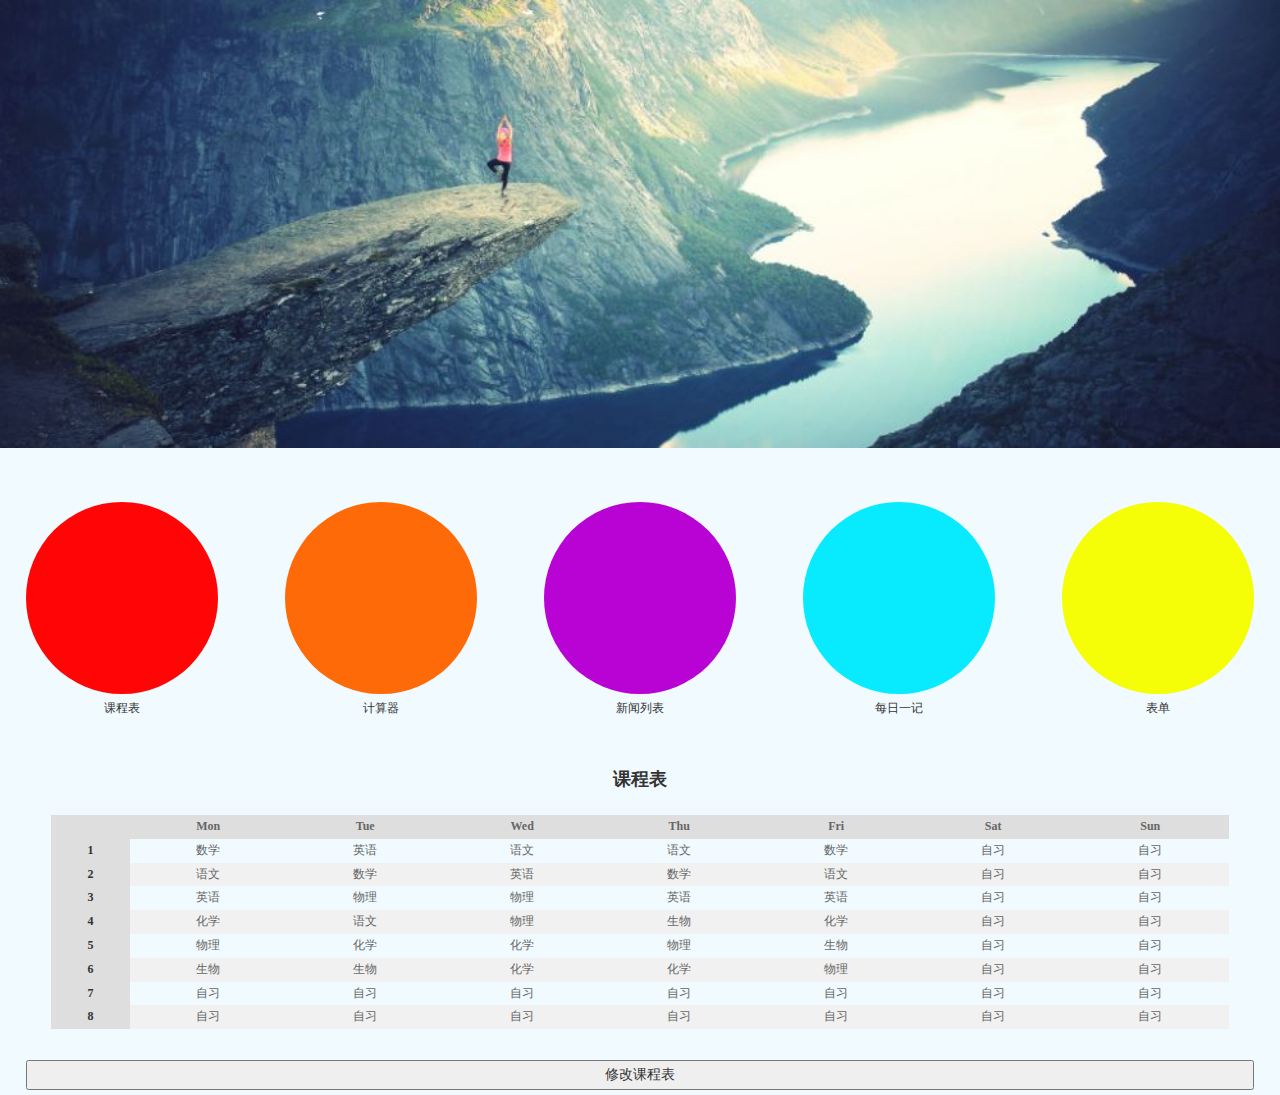
<file: index.html>
<!DOCTYPE html>
<html lang="en">
<head>
	<meta charset="UTF-8">
	<meta name="viewport" content="width=device-width, initial-scale=1">
	<title>angular</title>
	<link rel="stylesheet" href="css/normalize.css">
	<link rel="stylesheet" href="css/flex.css">
	<link rel="stylesheet" href="css/style.css">
	<link rel="stylesheet" href="css/swiper-3.4.2.min.css">
	<link rel="stylesheet" href="css/slides.css">
	<link rel="stylesheet" href="css/timetable.css">
	<link rel="stylesheet" href="css/calculator.css">
	<link rel="stylesheet" href="css/news.css">
	<link rel="stylesheet" href="css/notes.css">
	<link rel="stylesheet" href="css/form.css">
</head>

    <body ng-app='myApp'>

	<div class="swiper-container" id="swiper1">
	    <div class="swiper-wrapper" >
	        <div class="swiper-slide"><img src="images/slide/slide1.jpg" alt="img1"></div>
	        <div class="swiper-slide"><img src="images/slide/slide2.jpg" alt="img2"></div>
	        <div class="swiper-slide"><img src="images/slide/slide3.jpg" alt="img3"></div>
	    </div>
	    
	</div>
        <ul id="nav" class="flex-container">
            <li class="flex-item"><a href="#/timetable">
            	<img src="images/icon/icon1.jpg" alt="">
            	<p>课程表</p>
            </a></li>
            <li class="flex-item"><a href="#/calculator">
            	<img src="images/icon/icon2.jpg" alt="">
            	<p>计算器</p>
            </a></li>
            <li class="flex-item"><a href="#/newslist">
            	<img src="images/icon/icon3.jpg" alt="">
            	<p>新闻列表</p>
            </a></li>
            <li class="flex-item"><a href="#/notes">
            	<img src="images/icon/icon4.jpg" alt="">
            	<p>每日一记</p>
            </a></li>
            <li class="flex-item"><a href="#/form">
            	<img src="images/icon/icon5.jpg" alt="">
            	<p>表单</p>
            </a></li>
        </ul>
         
        <div ng-view></div>
        <script src="js/swiper-3.4.2.min.js"></script>
        <script src="js/slides.js"></script>
        <script src="js/angular.min.js"></script>  
        <script src="js/angular-route.js"></script>  <!-- 实现路由 -->
		
		<script>
			var myApp = angular.module('myApp',['ngRoute']) ;  //
		</script>

        <script src="js/config.js"></script> 
        <script src="controller/timetableCtrl.js"></script><!-- 课程表 -->
		<script src="json/timetable.json"></script>
        <script src="controller/calculatorCtrl.js"></script><!-- 计算器 -->
        <script src="controller/newslistCtrl.js"></script><!-- 新闻列表 -->
        <script src="controller/notesCtrl.js"></script><!-- 每日一记 -->
        <script src="controller/formCtrl.js"></script><!-- 表单 -->

    </body>
</html>
</file>
<file: css/flex.css>
/* flex 弹性盒子布局 */
/*body {
    direction: rtl;
}*/
 
.flex-container {
    display: -webkit-flex;
    display: flex;
/*    width: 400px;
    height: 250px;
    background-color: lightgrey;
    padding: 10px;*/
}
.flex-item {
    /*background-color: cornflowerblue;*/
    /*height: 100px;*/
    /*margin: 10px;*/
}
#nav,#calculator .flex-container,#news .flex-container {
    -webkit-flex-wrap: wrap;
    flex-wrap: wrap;
    -webkit-justify-content: space-between;
    justify-content: space-between;

}
#nav .flex-item {
    width: 19%;
    -webkit-align-self: flex-end;
    align-self: flex-end;
}
#calculator .btn_c,#calculator .btn_p,#calculator .btn_nums {
    -webkit-align-self: flex-end;
    align-self: flex-end;
}
#form {
    -webkit-flex-direction: column;
    flex-direction: column;

}
#news .flex-item {
    width: 50%;
}
</file>
<file: css/style.css>
body {
	background: rgba(240,250,255,1);
}
#nav {
	padding: 0px;
	list-style: none;
	margin: 0;
	margin-top: -10px;
	padding-top: 10px;
	border-top-left-radius:  50% 5px;
	/*background: rgba(240,250,255,1);*/
}
#nav li {
	padding: 4% 2%;
	margin: 0;
	text-align: center;
	/*background: linear-gradient(rgba(150,200,255,1), rgba(150,200,255,0),rgba(150,200,255,1));*/
	word-wrap:break-word;

}
#nav li img {
	display: block;
	width: 100%;
	height: 100%;
	border-radius: 50%;
/*	border: #fff 1px solid;
	padding: 1px;
	background: #fff;*/
}
#nav li p {
	margin: 0.8rem 0 0.2rem 0;
	font-size: 1.2rem;
}
#nav li a {
	text-decoration: none;
	color: #333;
	/*font-weight: 400;*/
	font-family: "微软雅黑"
}
#nav li:hover {	
	background: rgba(255,255,255,0.5);
}
/*#nav li:hover > a {
	color: #fff;
}*/
</file>
<file: css/timetable.css>
/*timetable.css*/
.timetable {
	width: 96%;
	margin: 0 2% ;
	padding: 2%;
}
.timetable_save {
	width: 100%;
	margin:0;
	padding: 0;
}
.timetable caption {
	font-weight: 700;
	font-size: 1.8rem;
	font-family: "微软雅黑";
}
.timetable td {
	text-align: center;
	color: #666;
	font-size: 1.2rem;
	font-family: "微软雅黑";
	padding: .5rem 0;
}
.timetable .th {
	font-weight: 700;
	color: #333;
}
#th {
	font-size: 1.6rem;
}
#btn_save_timetable {
	width: 96%;
	padding: .5rem;
	text-align: center;
	font-size: 1.4rem;
	font-family: "微软雅黑";
	margin:  .5rem 2%;
}
.timetable option {
	font-size: 1rem;
}
</file>
<file: css/calculator.css>
/*calculator.css*/
#calculator {
	width: 90%;
	padding: .5rem;
	margin: .5rem 5%;
}
/*#calculator .results {
	width: 100%;
	height: 4rem;
	line-height: 4rem;
	padding: 0 5%;
	margin: 0 0 1rem 0;
	border: #dedede .1rem solid;
	background: #f8f8f8;
	font-size: 1.8rem;
	text-align: right;
}
#calculator .btn_c {
	width: 45%;
	padding: .5rem;
	margin: 2% 0;
}
#calculator .btn_p {
	width: 22%;
	padding: .5rem;
	margin: 2% 0;
}
#calculator .btn_nums {
	width: 30%;
	padding: .5rem;
	margin: 2% 0;
}
#calculator button {
	font-weight: 700;
	font-size: 1.8rem;
	font-family: "微软雅黑";
}*/
.main{
    /*margin:20px auto;*/
    /*border:1px solid #202020;*/
    /*border-bottom: none;*/
    width:100%;
    height:auto;
}

.result{
	width: 100%;
	height: 4rem;
	line-height: 4rem;
	padding: 0 5%;
	/*margin: 0 0 1rem 0;*/
	border: rgba(120,120,120,1) .1rem solid;
	background: #f8f8f8;
	font-size: 1.8rem;
	text-align: right;
/*    display: block;
    width: 100%;
    height: 5rem;
    line-height: 5rem;
    background:#fff;
    box-sizing: border-box;
    border:none;
    padding: 1rem;
    margin: 0;
    resize: none;
    color: #333;
    font-size: 1.8rem;
    text-align: right;
    /*line-height: 270px;*/
    overflow: hidden;
    background-clip: border-box;*/

}
.row{
    height: 3rem;
    line-height: 3rem;
    /*box-sizing: border-box;*/
    border-bottom: .1rem solid #fff;
    overflow: hidden;
}

.col{
    height: 100%;
    /*box-sizing: border-box;*/
    background:  linear-gradient(rgba(200,200,200,0.5),rgba(200,200,200,1));
    border-right:1px solid #fff;
    float: left;
    color: #202020;
    font-size: 1.8rem;
    text-align: center;
    /*line-height: 8.3rem;*/
}
.col:hover {
    background:  linear-gradient(rgba(200,200,200,1),rgba(200,200,200,0.5));
}
.normal{
    width: 25%;
}
.end-no{
    width: 25%;
    border-right: none;
    background: linear-gradient(rgba(250,180,50,0.5),rgba(250,180,50,1));
    color: #fff;

}
.end-no:hover {
	background: linear-gradient(rgba(250,180,50,1),rgba(250,180,50,0.5));
}
.zero{
width: 50%;
}
.history{
    background:#3385ff ;
    color:#fff;
    font-size: 2.2rem;
    text-align: center;
}
</file>
<file: css/news.css>
/*news.css*/
#news,.newslist  {
	width: 96%;
	margin: 0 2%;
	font-size: 1.4rem;
}
#news .news_classify {
	text-align: center;
	padding: .5rem ;
	background: linear-gradient(rgba(220,235,255,0.5),rgba(220,235,255,1));
}
#news .news_classify:hover {
	background: linear-gradient(rgba(220,235,255,1),rgba(220,235,255,0.5));
}
.newslist {
	padding: 0;
	font-size: 1.4rem;
}
.newslist li {
	position: relative;
	padding: .5rem 0;
	border-bottom: #dedede .1rem solid;
}
.newslist li img {
	width: 8rem;
	height: 8rem;
	position: absolute;
	z-index: 100;
	top: .5rem;
	left: 0;
	padding: .1rem;
	background: #fff;
	border: #fff .1rem solid;
	border-radius: 50%;

}
.newslist li h3,.newslist li p {
	margin-left: 8.5rem;
	margin-top: 0;
	margin-bottom: 0;
	overflow: hidden;
	text-overflow: ellipsis;
}
.newslist li h3 {
	height: 2.6rem;
	line-height: 2.6rem;
	white-space:nowrap; 
	overflow:hidden
}
.newslist li p {
	height: 5.4rem;
	line-height: 1.8rem;
	word-break:break-all;
	display: -webkit-box;
	-webkit-line-clamp: 3;
	-webkit-box-orient: vertical;
	font-size: 1.4rem;

}
</file>
<file: css/notes.css>
/*notes.css*/
#notes,.notes {
	width: 90%;
	margin: 0 5%;
	font-size: 1.4rem;
}
#notes .title {
	width: 100%;
	padding: .5rem 1rem;
	margin-bottom: .5rem;
}
#notes textarea{
	width: 100%;
	padding: .5rem 1rem;
}
#notes #subform {
	width: 100%;
	padding: .5rem;
	text-align: center;
	font-size: 1.4rem;
	font-family: "微软雅黑";
	display: block;
	margin-top: 1rem;
	margin-left: 0;
	margin:  .5rem 0;
}
.notes input {
	padding-top: .5rem;
}
.notes .formbottom {
	border-bottom: #dedede .1rem solid;
	padding-bottom: .5rem;
}
.notes p {
	padding-left: 1rem;
	margin: 0;
	height: 2rem;
	line-height: 2rem;
	font-size: 1.4rem;
}
</file>
<file: css/form.css>
/*form.css*/

#form,.form {
	width: 90%;
	margin: 0 5%;
	font-size: 1.4rem;
}
#form .form_item {
	position: relative;
	margin-top: 1rem;
}
#form label {
	width: 30%;
	font-weight: 700;
	font-family: "微软雅黑";
	position: absolute;
	z-index: 100;
	left: 0;
	top: .8rem;
}
#form input ,#form textarea{
	width: 70%;
	padding: .5rem 1rem;
	margin-left: 30%;
}
#form #subform {
	width: 100%;
	padding: .5rem;
	text-align: center;
	font-size: 1.4rem;
	font-family: "微软雅黑";
	display: block;
	margin-top: 1rem;
	margin-left: 0;
	margin:  .5rem 0;
	margin-bottom: 1rem;
}
.form input {
	margin-top: .5rem;
}
.form p {
	/*padding-left: 2rem;*/
	margin: 0;
/*	height: 2rem;
	line-height: 2rem;*/
	font-size: 1.4rem;
}
.form .formbottom {
	border-bottom: #dedede .1rem solid;
	padding-bottom: 1rem;
}
.form button {
	margin-top: 1rem;
	margin-bottom: 1rem;
}
</file>
<file: css/slides.css>
#swiper1 .swiper-slide img {
    width: 100%;
    height: auto;
}
</file>
